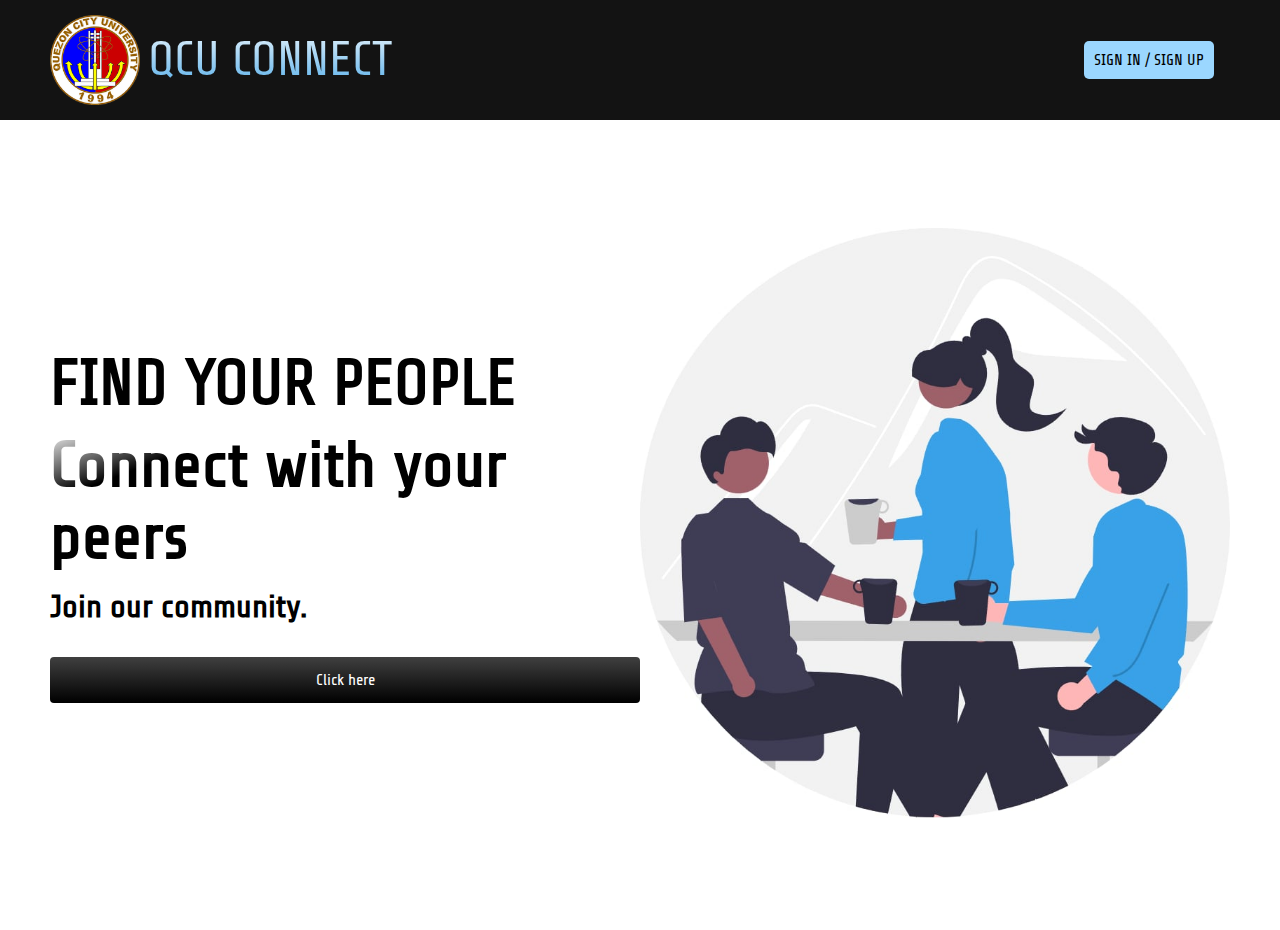
<file: index.html>
<!DOCTYPE html>
<html lang="en">
  <head>
    <meta charset="UTF-8" />
    <meta name="viewport" content="width=device-width, initial-scale=1.0" />
    <title>QCU_Connect_Front_Page</title>
    <link rel="stylesheet" href="style.css" />
    <!-- <link
      rel="stylesheet"
      href="https://cdnjs.cloudflare.com/ajax/libs/font-awesome/6.6.0/css/all.min.css"
      integrity="sha512-Kc323vGBEqzTmouAECnVceyQqyqdsSiqLQISBL29aUW4U/M7pSPA/gEUZQqv1cwx4OnYxTxve5UMg5GT6L4JJg=="
      crossorigin="anonymous"
      referrerpolicy="no-referrer"
    />
    <link rel="preconnect" href="https://fonts.googleapis.com" />
    <link rel="preconnect" href="https://fonts.gstatic.com" crossorigin /> -->
    <link
      href="https://fonts.googleapis.com/css2?family=Share+Tech&display=swap"
      rel="stylesheet"
    />

    <!-- NAVIGATION BAR -->
  </head>
  <!-- <body>
    <nav class="navbar">
      <div class="navbar__container">
        <a href="/" id="navbar__logo"
          ><i class="fas fa-house"></i>QCU CONNECT</a
        >
        <div class="navbar__toggle" id="mobile-menu">
          <span class="bar"></span> <span class="bar"></span>
          <span class="bar"></span>
        </div>
        <ul class="navbar__menu">
          <li class="navbar__item">
            <a href="/" class="navbar__links">HOME</a>
          </li>
          <li class="navbar__item">
            <a href="/tech.html" class="navbar__links">FREEDOM WALL</a>
          </li>
          <li class="navbar__item">
            <a href="/" class="navbar__links">CHOSEN TOPICS</a>
          </li>
          <li class="navbar__item">
            <a href="/" class="navbar__links">MENTAL HEALTH</a>
          </li>
          <li class="navbar__btn"><a href="/" class="button">Sign Up</a></li>
        </ul>
      </div>
    </nav> -->

    <nav class="navbar">
      <div class="navbar__container">
        <a href="/" id="navbar__logo">
          <img src="assets/QCU.png.png" alt="Home" class="navbar__logo-image" />
          QCU CONNECT
        </a>
        <div class="navbar__toggle" id="mobile-menu">
          <span class="bar"></span> <span class="bar"></span>
          <span class="bar"></span>
        </div>
        <ul class="navbar__menu">
          <!-- <li class="navbar__item">
            <a href="home.html" class="navbar__links">HOME</a>
          </li> -->
          <!-- <li class="navbar__item">
            <a href="freedom_wall.html" class="navbar__links">DISCUSSION FORM</a>
          </li> -->
          <!-- <li class="navbar__item">
            <a href="mental_health.html" class="navbar__links">MENTAL HEALTH</a>
          </li> -->
          <!-- <li class="navbar__item">
            <a href="sign_out.html" class="navbar__links">SETTINGS</a>
          </li> -->
          <li class="navbar__btn"><a href="sign_up.html" class="button">SIGN IN / SIGN UP</a></li>
        </ul>
      </div>
    </nav>
    

    <!-- HERO -->

    <div class="main">
      <div class="main__container">
        <div class="main__content">
          <h1>FIND YOUR PEOPLE</h1>
          <h2>Connect with your peers</h2>
          <p>Join our community.</p>
          <button class="main__btn"><a href="sign_up.html">Click here</a></button>
        </div>
        <div class="main__img--container">
          <img id="main__img" src="assets/home2.jpg" />
        </div>
      </div>
    </div>

    <script src="app.js";></script>
    <script src="app5.js";></script>
    
  </body>
</html>
</file>
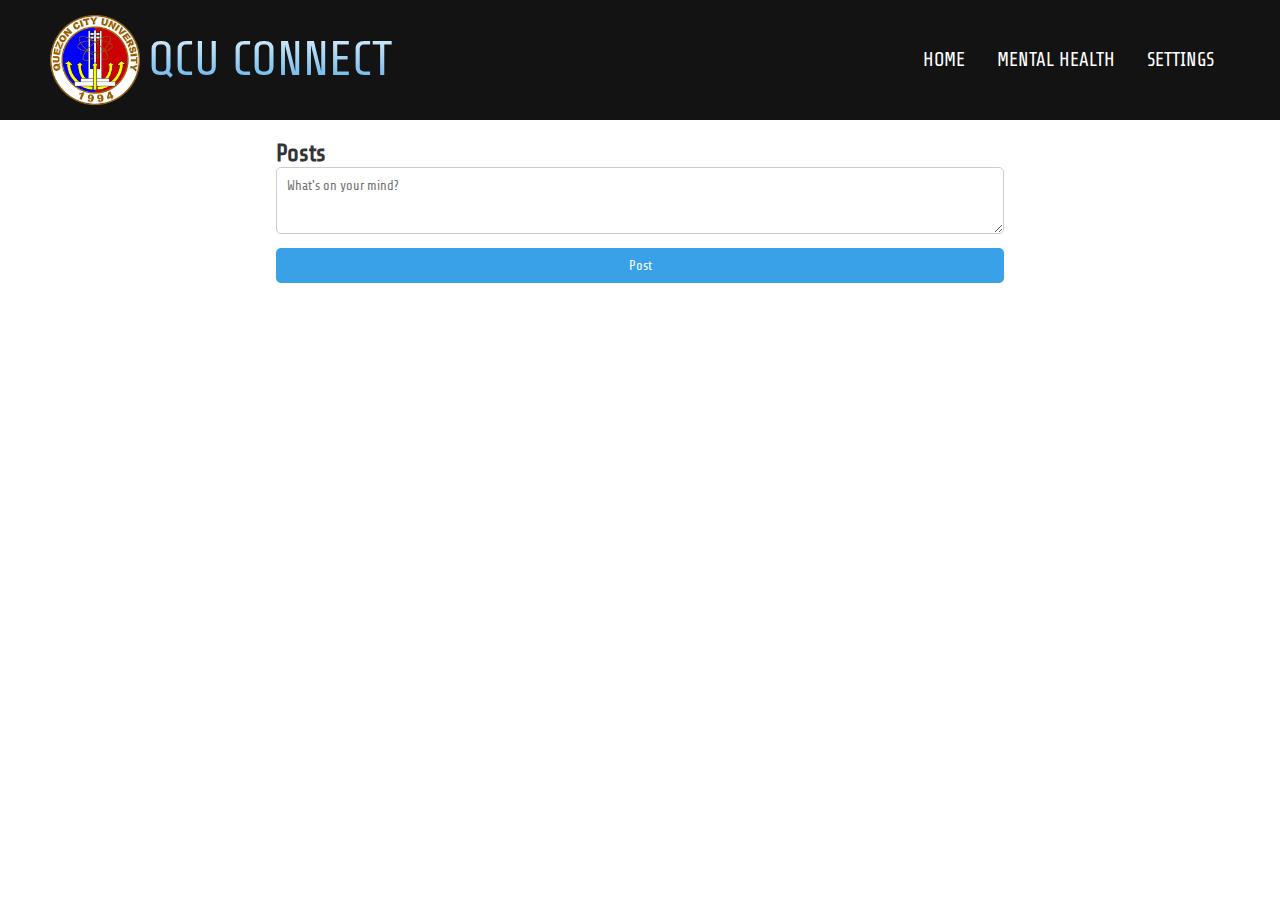
<file: diss_form.html>
<!DOCTYPE html>
<html lang="en">
<head>
    <meta charset="UTF-8" />
    <meta name="viewport" content="width=device-width, initial-scale=1.0" />
    <title>QCU_Connect</title>
    <link rel="stylesheet" href="style.css" />
    <link href="https://fonts.googleapis.com/css2?family=Share+Tech&display=swap" rel="stylesheet" />
</head>
<body>
    <!-- NAVIGATION BAR -->
    <nav class="navbar">
        <div class="navbar__container">
            <a href="home.html" id="navbar__logo">
                <img src="assets/QCU.png.png" alt="Home" class="navbar__logo-image" />
                QCU CONNECT
            </a>
            <div class="navbar__toggle" id="mobile-menu">
                <span class="bar"></span> <span class="bar"></span>
                <span class="bar"></span>
            </div>
            <ul class="navbar__menu">
                <li class="navbar__item">
                    <a href="home.html" class="navbar__links">HOME</a>
                </li>
                <li class="navbar__item">
                    <a href="mental_health.html" class="navbar__links">MENTAL HEALTH</a>
                </li>
                <li class="navbar__item">
                    <a href="sign_out.html" class="navbar__links">SETTINGS</a>
                </li>
            </ul>
        </div>
    </nav>
    
    <!-- Post Section -->
    <div class="post-section">
        <h2>Posts</h2>
        <form id="postForm">
            <textarea id="postContent" rows="3" placeholder="What's on your mind?"></textarea>
            <button type="button" onclick="addPost()">Post</button>
        </form>
        <div id="postsContainer"></div>
    </div>

    <script src="app.js"></script>
    <script src="app3.js"></script>
</body>
</html>
</file>
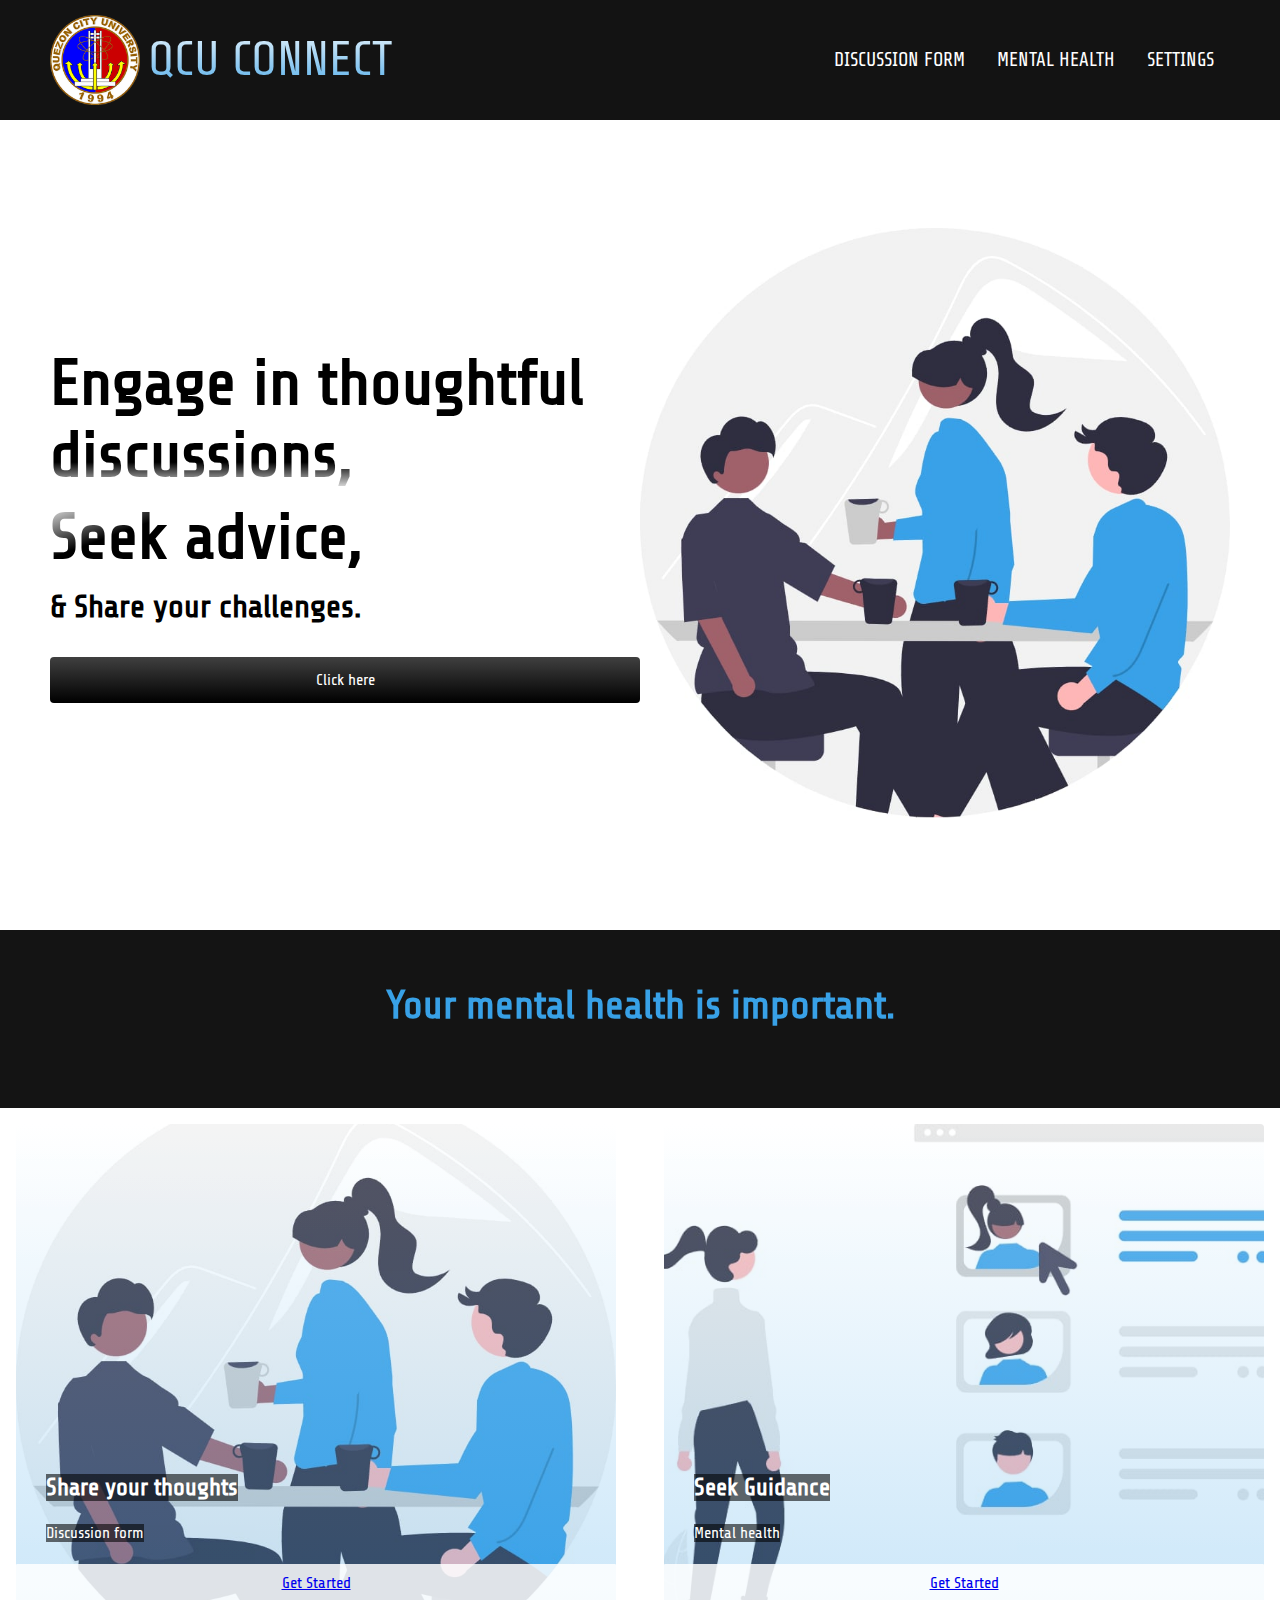
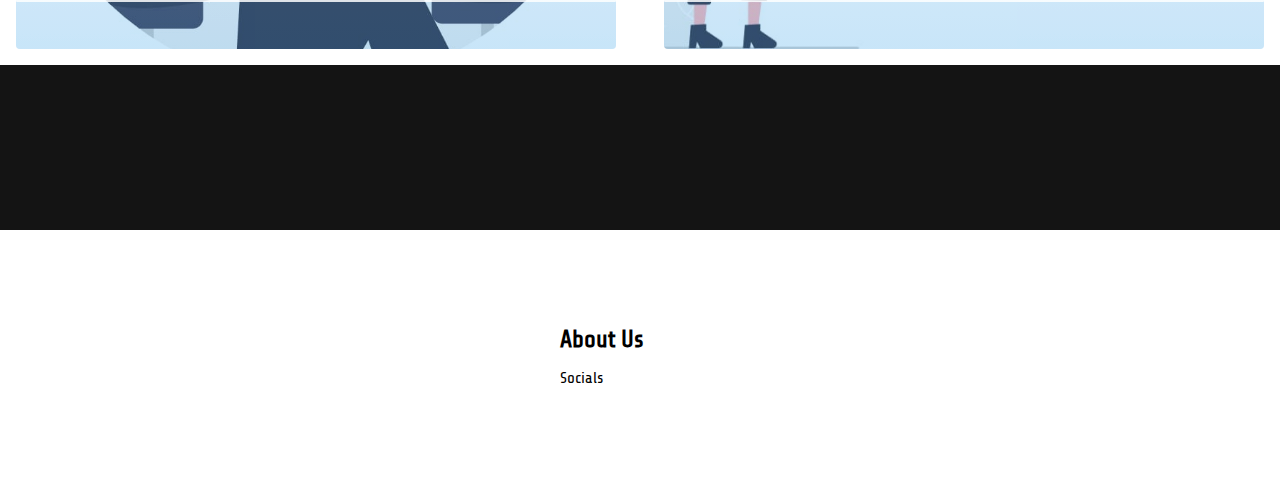
<file: home.html>
<!DOCTYPE html>
<html lang="en">
<head>
    <meta charset="UTF-8" />
    <meta name="viewport" content="width=device-width, initial-scale=1.0" />
    <title>QCU_Connect HOME</title>
    <link rel="stylesheet" href="style.css" />
    <link href="https://fonts.googleapis.com/css2?family=Share+Tech&display=swap" rel="stylesheet" />
</head>
<body>
    <nav class="navbar">
        <div class="navbar__container">
            <a href="home.html" id="navbar__logo">
                <img src="assets/QCU.png.png" alt="Home" class="navbar__logo-image" />
                QCU CONNECT
            </a>
            <div class="navbar__toggle" id="mobile-menu">
                <span class="bar"></span> <span class="bar"></span>
                <span class="bar"></span>
            </div>
            <ul class="navbar__menu">
                <li class="navbar__item">
                    <a href="diss_form.html" class="navbar__links">DISCUSSION FORM</a>
                </li>
                <li class="navbar__item">
                    <a href="mental_health.html" class="navbar__links">MENTAL HEALTH</a>
                </li>
                <li class="navbar__item">
                    <a href="sign_out.html" class="navbar__links">SETTINGS</a>
                </li>
            </ul>
        </div>
    </nav>

    <!-- HERO -->
    <div class="main">
        <div class="main__container">
            <div class="main__content">
                <h1>Engage in thoughtful discussions,</h1>
                <h3></h3>
                <h2>Seek advice,</h2>
                <p>& Share your challenges.</p>
                <!-- Updated button to link to sign-in or sign-up page -->
                <button class="main__btn">
                    <a href="sign_up.html">Click here</a>
                </button>
            </div>
            <div class="main__img--container">
                <img id="main__img" src="assets/home2.jpg" />
            </div>
        </div>
    </div>

    <!-- Service Section -->
    <div class="services">
        <h1>Your mental health is important.</h1>
        <div class="services__container">
            <div class="services__card">
                <h2>Share your thoughts</h2>
                <p>Discussion form</p>
                <button><a href="diss_form.html">Get Started</a></button>
            </div>
            <div class="services__card">
                <h2>Seek Guidance</h2>
                <p>Mental health</p>
                <button><a href="mental_health.html">Get Started</a></button>
            </div>
        </div>
    </div>

    <!-- Footer Section -->
    <div class="footer__container">
        <div class="footer__links">
            <div class="footer__link--wrapper">
                <div class="footer__link--items">
                    <h2>About Us</h2> 
                    <a href="https://www.facebook.com/corneliusabundio">Socials</a>
                </div>
            </div>
        </div>
    </div>

    <script src="app.js"></script>
    <script src="app4.js"></script>
    
</body>
</html>
</file>
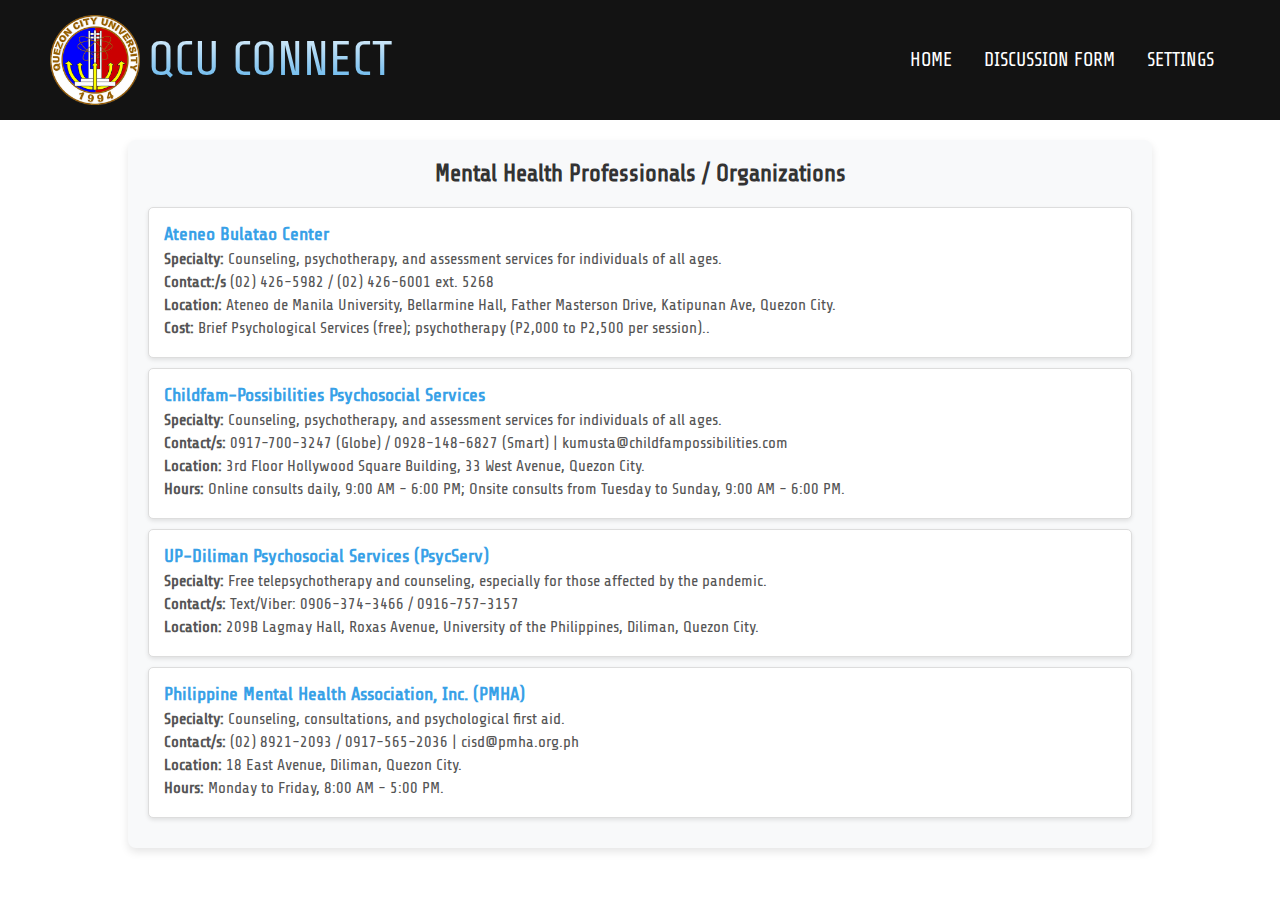
<file: mental_health.html>
<!DOCTYPE html>
<html lang="en">
  <head>
    <meta charset="UTF-8" />
    <meta name="viewport" content="width=device-width, initial-scale=1.0" />
    <title>QCU_Connect_Mental_Health</title>
    <link rel="stylesheet" href="style.css" />

    <link
      href="https://fonts.googleapis.com/css2?family=Share+Tech&display=swap"
      rel="stylesheet"
    />

    <!-- NAVIGATION BAR -->
  </head>


    <nav class="navbar">
      <div class="navbar__container">
        <a href="home.html" id="navbar__logo">
          <img src="assets/QCU.png.png" alt="Home" class="navbar__logo-image" />
          QCU CONNECT
        </a>
        <div class="navbar__toggle" id="mobile-menu">
          <span class="bar"></span> <span class="bar"></span>
          <span class="bar"></span>
        </div>
        <ul class="navbar__menu">
          <li class="navbar__item">
            <a href="home.html" class="navbar__links">HOME</a>
          </li>
          <li class="navbar__item">
            <a href="diss_form.html" class="navbar__links">DISCUSSION FORM</a>
          </li>
          <li class="navbar__item">
            <a href="sign_out.html" class="navbar__links">SETTINGS</a>
          </li>
          <!-- <li class="navbar__item">
            <a href="/" class="navbar__links">MENTAL HEALTH</a>
          </li> -->
          <!-- <li class="navbar__btn"><a href="sign_in.html" class="button">SIGN UP</a></li> -->
        </ul>
      </div>
    </nav>
    
 <!-- Mental Health Professionals List -->
  
 <div class="professionals-container">
  <h2>Mental Health Professionals / Organizations</h2>

  <div class="professional-card">
    <h3>Ateneo Bulatao Center</h3>
    <p><strong>Specialty:</strong> Counseling, psychotherapy, and assessment services for individuals of all ages.</p>
    <p><strong>Contact:/s</strong>  (02) 426-5982 / (02) 426-6001 ext. 5268</p>
    <p><strong>Location:</strong>  Ateneo de Manila University, Bellarmine Hall, Father Masterson Drive, Katipunan Ave, Quezon City.</p>
    <p><strong>Cost:</strong>  Brief Psychological Services (free); psychotherapy (P2,000 to P2,500 per session)..</p>
  </div>

  <div class="professional-card">
    <h3>Childfam-Possibilities Psychosocial Services</h3>
    <p><strong>Specialty:</strong> Counseling, psychotherapy, and assessment services for individuals of all ages.</p>
    <p><strong>Contact/s:</strong>  0917-700-3247 (Globe) / 0928-148-6827 (Smart) | kumusta@childfampossibilities.com</p>
    <p><strong>Location:</strong>  3rd Floor Hollywood Square Building, 33 West Avenue, Quezon City.</p>
    <p><strong>Hours:</strong>  Online consults daily, 9:00 AM - 6:00 PM; Onsite consults from Tuesday to Sunday, 9:00 AM - 6:00 PM.</p>
  </div>

  <div class="professional-card">
    <h3>UP-Diliman Psychosocial Services (PsycServ)</h3>
    <p><strong>Specialty:</strong> Free telepsychotherapy and counseling, especially for those affected by the pandemic.</p>
    <p><strong>Contact/s:</strong>  Text/Viber: 0906-374-3466 / 0916-757-3157</p>
    <p><strong>Location:</strong> 209B Lagmay Hall, Roxas Avenue, University of the Philippines, Diliman, Quezon City.</p>
  </div>

  <div class="professional-card">
    <h3>Philippine Mental Health Association, Inc. (PMHA)</h3>
    <p><strong>Specialty:</strong> Counseling, consultations, and psychological first aid.</p>
    <p><strong>Contact/s:</strong>  (02) 8921-2093 / 0917-565-2036 | cisd@pmha.org.ph</p>
    <p><strong>Location:</strong> 18 East Avenue, Diliman, Quezon City.</p>
    <p><strong>Hours:</strong>   Monday to Friday, 8:00 AM - 5:00 PM.</p>
  </div>

    <script src="app.js";></script>
    <script src="app6.js";></script>
    
  </body>
</html>
</file>
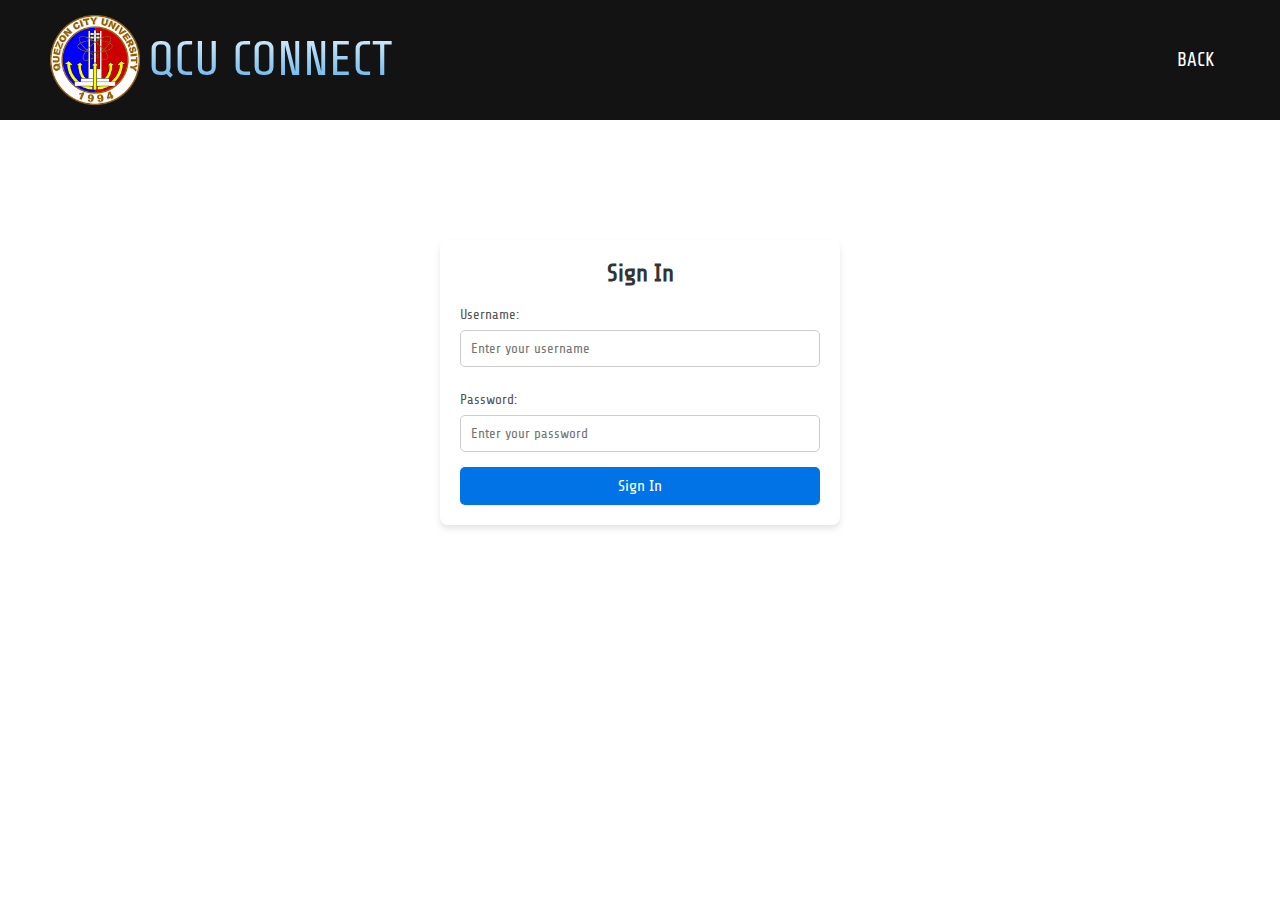
<file: sign_in.html>
<!DOCTYPE html>
<html lang="en">
  <head>
    <meta charset="UTF-8" />
    <meta name="viewport" content="width=device-width, initial-scale=1.0" />
    <title>QCU_Connect_Sign_In</title>
    <link rel="stylesheet" href="style.css" />

    <link
      href="https://fonts.googleapis.com/css2?family=Share+Tech&display=swap"
      rel="stylesheet"
    />

    <!-- NAVIGATION BAR -->
  </head>


  <nav class="navbar">
    <div class="navbar__container">
      <a href="index.html" id="navbar__logo">
        <img src="assets/QCU.png.png" alt="Home" class="navbar__logo-image" />
        QCU CONNECT
      </a>
      <div class="navbar__toggle" id="mobile-menu">
        <span class="bar"></span> <span class="bar"></span>
        <span class="bar"></span>
      </div>
      <ul class="navbar__menu">
        <li class="navbar__item">
          <a href="sign_up.html" class="navbar__links">BACK</a>
        </li>
        <!-- <li class="navbar__item">
          <a href="diss_form.html" class="navbar__links">DISCUSSION FORM</a>
        </li> -->
        <!-- <li class="navbar__item">
          <a href="sign_out.html" class="navbar__links">SETTINGS</a>
        </li> -->
        <!-- <li class="navbar__item">
          <a href="/" class="navbar__links">MENTAL HEALTH</a>
        </li> -->
        <!-- <li class="navbar__btn"><a href="sign_in.html" class="button">SIGN UP</a></li> -->
      </ul>
    </div>
  </nav>
    
<!-- Sign-In Form -->
 
<div class="signin-container">

    <!-- Error Box -->
    <div id="errorBox" class="error-box" style="display: none;">
      Invalid username or password. Please try again.
    </div>
  
    <!-- Sign-In Form -->
    <form id="signinForm" class="form">
      <h2>Sign In</h2>
  
      <label for="signinUsername">Username:</label>
      <input
        type="text"
        id="signinUsername"
        placeholder="Enter your username"
        required
      />
  
      <label for="signinPassword">Password:</label>
      <input
        type="password"
        id="signinPassword"
        placeholder="Enter your password"
        required
      />
  
      <!-- <button type="submit" id="signinButton">Sign In</button> -->
      <button type="button" id="signinButton">
        <a href="home.html" style="color: white; text-decoration: none;">Sign In</a>
      </button>
      
    </form>
  </div>
  
  


    <script src="app.js";></script>
    <script src="app2.js";></script>
    
  </body>
</html>
</file>
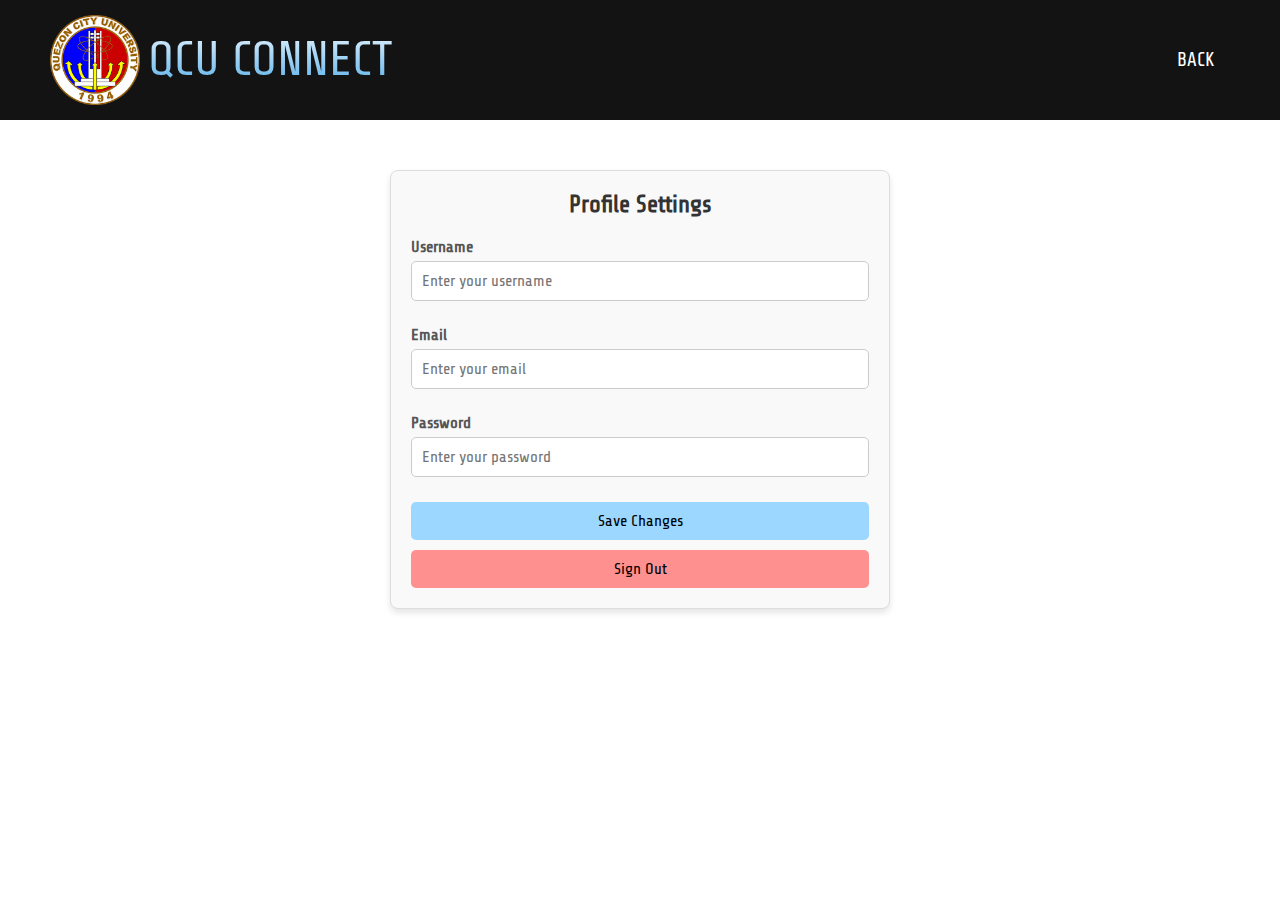
<file: sign_out.html>
<!DOCTYPE html>
<html lang="en">
  <head>
    <meta charset="UTF-8" />
    <meta name="viewport" content="width=device-width, initial-scale=1.0" />
    <title>QCU_Connect_Settings</title>
    <link rel="stylesheet" href="style.css" />

    <link
      href="https://fonts.googleapis.com/css2?family=Share+Tech&display=swap"
      rel="stylesheet"
    />

    <!-- NAVIGATION BAR -->
  </head>


  <nav class="navbar">
    <div class="navbar__container">
      <a href="home.html" id="navbar__logo">
        <img src="assets/QCU.png.png" alt="Home" class="navbar__logo-image" />
        QCU CONNECT
      </a>
      <div class="navbar__toggle" id="mobile-menu">
        <span class="bar"></span> <span class="bar"></span>
        <span class="bar"></span>
      </div>
      <ul class="navbar__menu">
        <li class="navbar__item">
          <a href="index.html" class="navbar__links">BACK</a>
        </li>
        <!-- <li class="navbar__item">
          <a href="diss_form.html" class="navbar__links">DISCUSSION FORM</a>
        </li> -->
        <!-- <li class="navbar__item">
          <a href="sign_out.html" class="navbar__links">SETTINGS</a>
        </li> -->
        <!-- <li class="navbar__item">
          <a href="/" class="navbar__links">MENTAL HEALTH</a>
        </li> -->
        <!-- <li class="navbar__btn"><a href="sign_in.html" class="button">SIGN UP</a></li> -->
      </ul>
    </div>
  </nav>
    
   <!-- Settings Section -->

   <div class="profile-settings-container">
    <h2>Profile Settings</h2>
  
    <form id="profileSettingsForm">
      <div class="form-group">
        <label for="username">Username</label>
        <input
          type="text"
          id="username"
          name="username"
          placeholder="Enter your username"
        />
      </div>
  
      <div class="form-group">
        <label for="email">Email</label>
        <input
          type="email"
          id="email"
          name="email"
          placeholder="Enter your email"
        />
      </div>
  
      <div class="form-group">
        <label for="password">Password</label>
        <input
          type="password"
          id="password"
          name="password"
          placeholder="Enter your password"
        />
      </div>
  
      <button type="submit" class="button">Save Changes</button>
    </form>
  
    <button
      class="button sign-out-btn"
      onclick="confirmSignOut()"
    >
      Sign Out
    </button>
  </div>
  


    <script src="app.js";></script>
    <script src="app7.js";></script>
    
  </body>
</html>
</file>
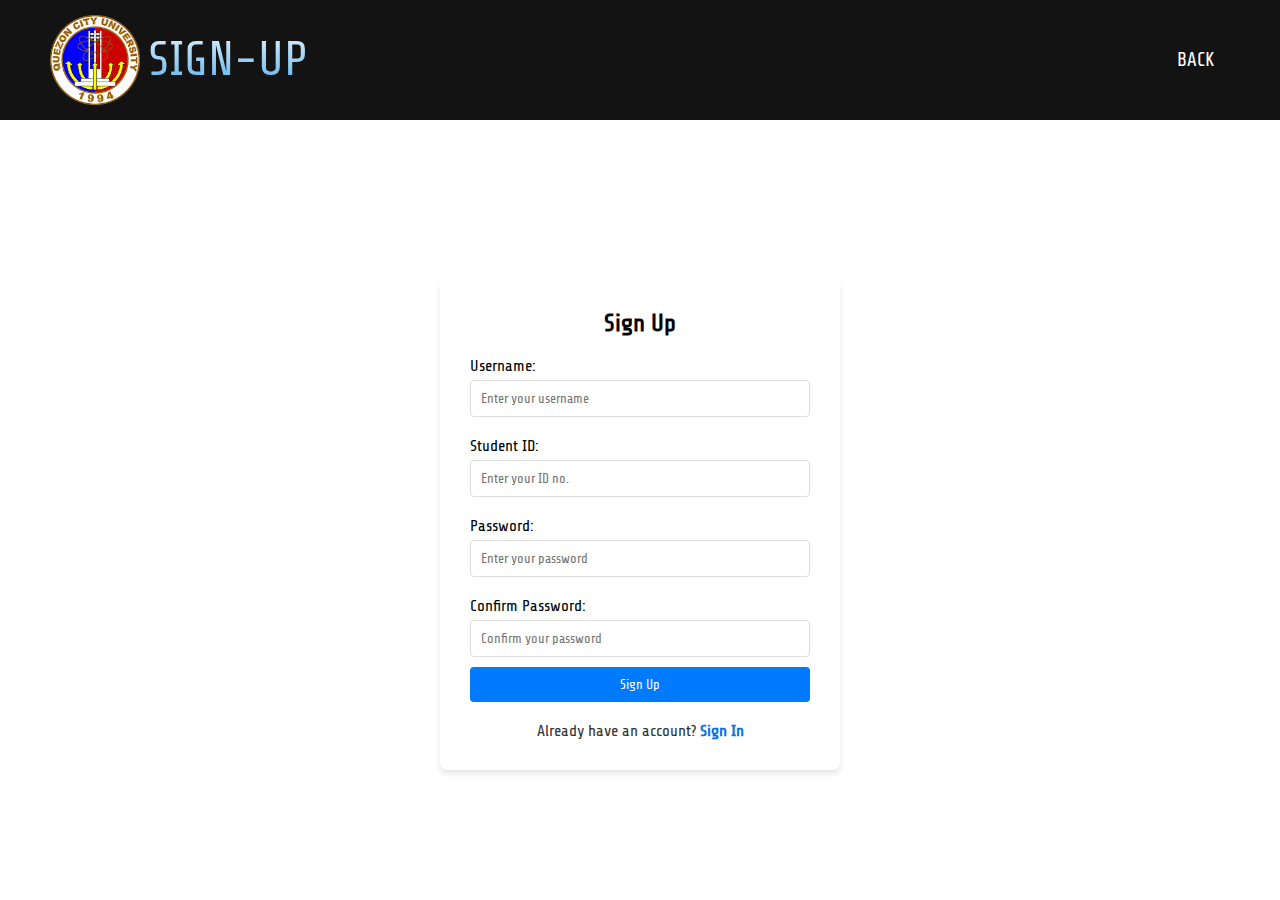
<file: sign_up.html>
<!DOCTYPE html>
<html lang="en">
  <head>
    <meta charset="UTF-8" />
    <meta name="viewport" content="width=device-width, initial-scale=1.0" />
    <title>QCU_Connect_Sign_Up</title>
    <link rel="stylesheet" href="style.css" />

    <link
      href="https://fonts.googleapis.com/css2?family=Share+Tech&display=swap"
      rel="stylesheet"
    />

    <!-- NAVIGATION BAR -->
  </head>


    <nav class="navbar">
      <div class="navbar__container">
        <a href="index.html" id="navbar__logo">
          <img src="assets/QCU.png.png" alt="Home" class="navbar__logo-image" />
          SIGN-UP
        </a>
        <div class="navbar__toggle" id="mobile-menu">
          <span class="bar"></span> <span class="bar"></span>
          <span class="bar"></span>
        </div>
        <ul class="navbar__menu">
          <li class="navbar__item">
            <a href="index.html" class="navbar__links">BACK</a>
          </li>
          <!-- <li class="navbar__item">
            <a href="diss_form.html" class="navbar__links">DISCUSSION FORM</a>
          </li> -->
          <!-- <li class="navbar__item">
            <a href="sign_out.html" class="navbar__links">SETTINGS</a>
          </li> -->
          <!-- <li class="navbar__item">
            <a href="/" class="navbar__links">MENTAL HEALTH</a>
          </li> -->
          <!-- <li class="navbar__btn"><a href="sign_in.html" class="button">SIGN UP</a></li> -->
        </ul>
      </div>
    </nav>
    
    <body>

        <!-- Sign-Up Form -->

    <div class="signup-container">
        <form id="signupForm">
          <h2>Sign Up</h2>
          <label for="username">Username:</label>
          <input type="text" id="username" placeholder="Enter your username" required />
  
          <label for="ID">Student ID:</label>
          <input type="ID" id="ID" placeholder="Enter your ID no." required />
  
          <label for="password">Password:</label>
          <input type="password" id="password" placeholder="Enter your password" required />
  
          <label for="confirmPassword">Confirm Password:</label>
          <input type="password" id="confirmPassword" placeholder="Confirm your password" required />
  
          <button type="button" id="signupButton">Sign Up</button>
  
          <!-- Sign-In Redirect Option -->

          <p class="signin-option">
            Already have an account? <a href="sign_in.html" id="signinRedirect">Sign In</a>
          </p>
        </form>
      </div>


    <script src="app.js";></script>
    <script src="app1.js"></script>
    
  </body>
</html>
</file>
<file: style.css>
* {
    box-sizing: border-box;
    margin: 0;
    padding: 0;
    font-family: "Share Tech", sans-serif;
    
  }
  
  .navbar {
    background: #131313;
    height: 120px;
    display: flex;
    justify-content: center;
    align-items: center;
    font-size: 1.2rem;
    position: sticky;
    top: 0;
    z-index: 999;
  }
  .navbar__container {
    display: flex;
    justify-content: space-between;
    height: 80px;
    z-index: 1;
    width: 100%;
    max-width: 1300px;
    margin-right: auto;
    margin-left: auto;
    padding-right: 50px;
    padding-left: 50px;
  }
  
  #navbar__logo {
    background-color: #ffffff;
    background-image: linear-gradient(to top, #38a1e7 0%, #ffffff 100%);
    background-size: 100%;
    -webkit-background-clip: text;
    -moz-background-clip: text;
    -webkit-text-fill-color: transparent;
    -moz-text-fill-color: transparent;
    display: flex;
    align-items: center;
    cursor: pointer;
    text-decoration: none;
    font-size: 3rem;
  
    .navbar__logo-image {
      width: 90px;
      height: auto;
      margin-right: 8px;
      vertical-align: middle;
    }
  }
  /* .fa-house {
    margin-right: 0.8rem;
  } */
  .navbar__menu {
    display: flex;
    align-items: center;
    list-style: none;
    text-align: center;
  }
  .navbar__item {
    height: 80px;
  }
  .navbar__links {
    color: #fff;
    display: flex;
    align-items: center;
    justify-content: center;
    text-decoration: none;
    padding: 0 1rem;
    height: 100%;
  }
  .navbar__btn {
    display: flex;
    justify-content: center;
    align-items: center;
    padding: 0 1rem;
    width: 100%;
  }
  .button {
    display: flex;
    justify-content: center;
    align-items: center;
    text-decoration: none;
    padding: 10px 20px;
    height: 100%;
    width: 100%;
    border: none;
    outline: none;
    border-radius: 4px;
    background: #ffffff;
    color: #131313;
  }
  .button:hover {
    background: #38a1e7;
    transition: all 0.3s ease;
  }
  .navbar__links:hover {
    color: #38a1e7;
    transition: all 0.3s ease;
  }
  @media screen and (max-width: 960px) {
    .navbar__container {
      display: flex;
      justify-content: space-between;
      height: 80px;
      z-index: 1;
      width: 100%;
      max-width: 1300px;
      padding: 0;
    }
    .navbar__menu {
      display: grid;
      grid-template-columns: auto;
      margin: 0;
      width: 100%;
      position: absolute;
      top: -1000px;
      opacity: 1;
      transition: all 0.5s ease;
      height: 50vh;
      z-index: -1;
    }
    .navbar__menu.active {
      background: #131313;
      top: 100%;
      opacity: 1;
      transition: all 0.5s ease;
      z-index: 99;
      height: 50vh;
      font-size: 1.6rem;
    }
    #navbar__logo {
      padding-left: 25px;
    }
    .navbar__toggle .bar {
      width: 25px;
      height: 3px;
      margin: 5px auto;
      transition: all 0.3s ease-in-out;
      background: #fff;
    }
    .navbar__item {
      width: 100%;
    }
    .navbar__links {
      text-align: center;
      padding: 2rem;
      width: 100%;
      display: table;
    }
    .navbar__btn {
      padding-bottom: 2rem;
    }
    .button {
      display: flex;
      justify-content: center;
      align-items: center;
      width: 80%;
      height: 80px;
      margin: 0;
    }
    #mobile-menu {
      position: absolute;
      top: 20%;
      right: 5%;
      transform: translate(5%, 20%);
    }
    .navbar__toggle .bar {
      display: block;
      cursor: pointer;
    }
    #mobile-menu.is-active .bar:nth-child(2) {
      opacity: 0;
    }
    #mobile-menu.is-active .bar:nth-child(1) {
      transform: translateY(8px) rotate(45deg);
    }
    #mobile-menu.is-active .bar:nth-child(3) {
      transform: translateY(-8px) rotate(-45deg);
    }
  }
  
  /* HERO */
  
  .main {
    background-color: #ffffff;
  }
  .main__container {
    display: grid;
    grid-template-columns: 1fr 1fr;
    align-items: center;
    justify-self: center;
    margin: 0 auto;
    height: 90vh;
    background-color: #ffffff;
    z-index: 1;
    width: 100%;
    max-width: 1300px;
    padding-right: 50px;
    padding-left: 50px;
  }
  .main__content {
    color: #000000;
    width: 100%;
  }
  .main__content h1 {
    font-size: 4rem;
    background-color: #000000;
    background-image: linear-gradient(to top, #ffffff 0%, #000000 20%);
    background-size: 100%;
    -webkit-background-clip: text;
    -moz-background-clip: text;
    -webkit-text-fill-color: transparent;
    -moz-text-fill-color: transparent;
  }
  .main__content h2 {
    font-size: 4rem;
    margin-top: 10px;
    background-color: #ffffff;
    background-image: linear-gradient(-200deg, #ffffff 0%, #000000 20%);
    background-size: 100%;
    -webkit-background-clip: text;
    -moz-background-clip: text;
    -webkit-text-fill-color: transparent;
    -moz-text-fill-color: transparent;
  }
  .main__content p {
    margin-top: 1rem;
    font-size: 2rem;
    font-weight: 700;
  }
  .main__btn {
    font-size: 1rem;
    background-image: linear-gradient(to top, #000000 0%, #ffffff 400%);
    padding: 14px 32px;
    border: none;
    border-radius: 4px;
    color: #fff;
    margin-top: 2rem;
    cursor: pointer;
    position: relative;
    transition: all 0.35s;
    outline: none;
  }
  .main__btn a {
    position: relative;
    z-index: 2;
    color: #fff;
    text-decoration: none;
  }
  .main__btn:after {
    position: absolute;
    content: "";
    top: 0;
    left: 0;
    width: 0;
    height: 100%;
    background: #38a1e7;
    transition: all 0.35s;
    border-radius: 4px;
  }
  .main__btn:hover {
    color: #fff;
  }
  .main__btn:hover:after {
    width: 100%;
  }
  .main__img--container {
    text-align: center;
  }
  #main__img {
    height: 100%;
    width: 100%;
  }
  
  /* Mobile Response */
  
  @media screen and (max-width: 768px) {
    .main__container {
      display: grid;
      grid-template-columns: auto;
      align-items: center;
      justify-self: center;
      width: 100%;
      margin: 0 auto;
      height: 90vh;
    }
    .main__content {
      text-align: center;
      margin-bottom: 4rem;
    }
    .main__content h1 {
      font-size: 2.5rem;
      margin-top: 2rem;
    }
    .main__content h2 {
      font-size: 3rem;
    }
    .main__content p {
      margin-top: 1rem;
      font-size: 1.5rem;
    }
  }
  @media screen and (max-width: 480px) {
    .main__content h1 {
      font-size: 2rem;
      margin-top: 3rem;
    }
    .main__content h2 {
      font-size: 2rem;
    }
    .main__content p {
      margin-top: 2rem;
      font-size: 1.5rem;
    }
    .main__btn {
      padding: 12px 36px;
      margin: 2.5rem 0;
    }
  }
  
  /* Services CSS */
  
  
  .services {
    background: #141414;
    display: flex;
    flex-direction: column;
    justify-content: center;
    align-items: center;
    height: 100vh;
    text-decoration: none;
    padding-bottom: 7rem; 
  }
  
  .services h1 {
    background-color: #ffffff94;
    background-image: linear-gradient(
      to right,
      #38a1e7 0%,
      #38a1e7 21%,
      #38a1e7 52%,
      #38a1e7 78%,
      #38a1e7 100%
    );
    background-size: 100%;
    -webkit-background-clip: text;
    -moz-background-clip: text;
    -webkit-text-fill-color: transparent;
    -moz-text-fill-color: transparent;
    margin-bottom: 5rem;
    font-size: 2.5rem;
    text-align: center; 
  }
  
  .services__container {
    display: flex;
    justify-content: center;
    flex-wrap: wrap;
    gap: 1rem; 
    background-color: #ffffff;
  }
  
  .services__card {
    margin: 1rem;
    height: 525px;
    width: 600px;
    border-radius: 4px;
    background-image: linear-gradient(
        to bottom,
        rgba(255, 255, 255, 0.185) 0%,
        rgba(56, 161, 231, 0.274) 100%
      ),
      url("assets/home2.jpg");
    background-size: cover;
    background-position: center; 
    position: relative;
    color: #ffffff;
    overflow: hidden; 
  }
  
  .services__card:nth-child(2) {
    margin: 1rem;
    height: 525px;
    width: 600px;
    border-radius: 4px;
    background-image: linear-gradient(
        to bottom,
        rgba(255, 255, 255, 0.185) 0%,
        rgba(56, 161, 231, 0.274) 100%
      ),
      url("assets/bg-1.jpg");
    background-size: cover;
    background-position: center; 
    position: relative;
    color: #ffffff;
    overflow: hidden; 
  }
  
  .services__card:before {
    opacity: 0.2;
    content: ''; 
    position: absolute;
    top: 0;
    left: 0;
    width: 100%;
    height: 100%;
    background: inherit; 
  }
  
  .services__card h2 {
    background-color: #00000093;
    position: absolute;
    top: 350px;
    left: 30px;
    font-size: 1.5rem; 
    margin: 0;
  }
  
  .services__card p {
    background-color: #00000093;
    position: absolute;
    top: 400px;
    left: 30px;
    font-size: 1rem; 
    margin: 0;
  }
  
  
  .services__card button {
    color: #000000;
    text-decoration: none;
    padding: 10px 20px;
    border: none;
    outline: none;
    border-radius: 1px;
    background: #ffffffd7;
    position: absolute;
    top: 440px;
    font-size: 1rem;
    transition: background 0.3s ease; 
  }
  
  .services__card button:hover {
    cursor: pointer;
    background: #38a1e7; 
    color: #9b9b9b; 
  }
  
  .services__card:hover {
    transform: scale(1.05); 
    transition: 0.3s ease-in-out;
    cursor: pointer;
  }
  
  @media screen and (max-width: 960px) {
    .services {
      height: auto; 
    }
    .services h1 {
      font-size: 2rem;
      margin-top: 3rem; 
    }
  }
  
  @media screen and (max-width: 480px) {
    .services {
      height: auto; 
    }
    .services h1 {
      font-size: 1.5rem;
      margin-top: 2rem; 
    }
    .services__card {
      width: 90%; 
      height: auto; 
    }
    .services__card h2, .services__card p {
      font-size: 1rem; 
    }
    .services__card button {
      font-size: 0.9rem; 
      top: 380px; 
    }
  }
  
  /* Footer CSS */
  
  .footer__container {
    background-color: #ffffff;
    padding: 5rem 0;
    display: flex;
    flex-direction: column;
    justify-content: center;
    align-items: center;
  }
  #footer__logo {
    color: #000000;
    display: flex;
    align-items: center;
    cursor: pointer;
    text-decoration: none;
    font-size: 2rem;
  }
  .footer__links {
    width: 100%;
    max-width: 1000px;
    display: flex;
    justify-content: center;
  }
  .footer__link--wrapper {
    display: flex;
  }
  .footer__link--items {
    display: flex;
    flex-direction: column;
    align-items: flex-start;
    margin: 16px;
    text-align: left;
    width: 160px;
    box-sizing: border-box;
  }
  .footer__link--items h2 {
    margin-bottom: 16px;
  }
  .footer__link--items > h2 {
    color: #000000;
  }
  .footer__link--items a {
    color: #000000;
    text-decoration: none;
    margin-bottom: 0.5rem;
  }
  .footer__link--items a:hover {
    color: #38a1e7;
    transition: 0.3s ease-out;
  }
  
  /* Discussion CSS */
  
  .post-section {
    width: 60%;
    margin: auto;
    padding: 20px;
  }
  
  .post-section h2 {
    font-family: "Share Tech", sans-serif;
    color: #333;
  }
  
  #postForm textarea {
    width: 100%;
    padding: 10px;
    margin-bottom: 10px;
    border: 1px solid #ccc;
    border-radius: 5px;
  }
  
  #postForm button {
    padding: 10px 15px;
    background-color: #38a1e7;
    color: white;
    border: none;
    border-radius: 5px;
    cursor: pointer;
  }
  
  .post {
    background: #f8f9fa;
    padding: 15px;
    border-radius: 5px;
    margin-bottom: 15px;
  }
  
  .post button {
    background-color: #38a1e7;
    color: white;
    border: none;
    border-radius: 5px;
    padding: 5px 10px;
    cursor: pointer;
    margin-top: 5px;
  }
  
  .comments {
    margin-top: 10px;
  }
  
  .comment-list .comment {
    font-size: 0.9em;
    color: #555;
    margin-top: 5px;
  }
  
  /* Mental Health CSS */
  
  .professionals-container {
    width: 80%;
    margin: 20px auto;
    padding: 20px;
    background-color: #f8f9fa;
    border-radius: 8px;
    box-shadow: 0px 4px 8px rgba(0, 0, 0, 0.1);
    text-align: center;
    font-family: "Share Tech", sans-serif;
  }
  
  .professionals-container h2 {
    margin-bottom: 20px;
    color: #333;
  }
  
  .professional-card {
    padding: 15px;
    margin: 10px 0;
    background-color: #fff;
    border: 1px solid #ddd;
    border-radius: 5px;
    box-shadow: 0px 2px 4px rgba(0, 0, 0, 0.1);
    text-align: left;
  }
  
  .professional-card h3 {
    color: #38a1e7;
    margin: 0 0 5px;
  }
  
  .professional-card p {
    margin: 5px 0;
    color: #555;
  }
  
  /* Sign-Up CSS */
  
  .signup-container {
    background: #ffffff;
    padding: 30px;
    border-radius: 8px;
    box-shadow: 0px 4px 6px rgba(0, 0, 0, 0.1);
    width: 400px;
    display: grid;
    place-self: center;
    margin-top: 10rem;
  
  
  }
  
  .signup-container h2 {
    text-align: center;
    margin-bottom: 20px;
  
  }
  
  label {
    display: block;
    margin: 10px 0 5px;
  
  }
  
  input {
    width: 100%;
    padding: 10px;
    margin-bottom: 10px;
    border: 1px solid #ddd;
    border-radius: 4px;
  }
  
  button {
    width: 100%;
    padding: 10px;
    background-color: #007bff;
    color: white;
    border: none;
    border-radius: 4px;
    cursor: pointer;
  }
  
  button:hover {
    background-color: #0056b3;
  }
  
  .signin-option {
    margin-top: 20px;
    text-align: center;
    font-family: 'Share Tech', sans-serif;
    color: #333;
  }
  
  .signin-option a {
    color: #0073e6;
    text-decoration: none;
    font-weight: bold;
  }
  
  .signin-option a:hover {
    text-decoration: underline;
  }
  
  /* Sign-In CSS */
  
  .signin-container {
    display: flex;
    flex-direction: column;
    align-items: center;
    justify-content: center;
  margin-top: 100px;
    background-color: #ffffff;
    padding: 20px;
  }
  
  .error-box {
    width: 100%;
    max-width: 400px;
    padding: 10px;
    margin-bottom: 20px;
    color: #ffffff;
    background-color: #e74c3c;
    border-radius: 5px;
    text-align: center;
    font-family: Arial, sans-serif;
    display: none; 
  }
  
  .form {
    width: 100%;
    max-width: 400px;
    background-color: #ffffff;
    padding: 20px;
    border-radius: 8px;
    box-shadow: 0px 4px 6px rgba(0, 0, 0, 0.1);
  }
  
  .form h2 {
    text-align: center;
    margin-bottom: 20px;
    font-size: 24px;
    color: #333333;
  }
  
  .form label {
    font-size: 14px;
    color: #555555;
    margin-bottom: 8px;
    display: block;
  }
  
  .form input {
    width: 100%;
    padding: 10px;
    margin-bottom: 15px;
    border: 1px solid #cccccc;
    border-radius: 5px;
    font-size: 14px;
  }
  
  .form input:focus {
    border-color: #0073e6;
    box-shadow: 0 0 5px rgba(0, 115, 230, 0.3);
  }
  
  .form button {
    width: 100%;
    padding: 10px;
    background-color: #0073e6;
    color: #ffffff;
    border: none;
    border-radius: 5px;
    font-size: 16px;
    cursor: pointer;
    transition: background-color 0.3s;
  }
  
  .form button:hover {
    background-color: #005bb5;
  }
  
  /* Settings | Sign-out CSS*/
  
  .profile-settings-container {
    max-width: 500px;
    margin: 50px auto;
    padding: 20px;
    background-color: #f9f9f9;
    border: 1px solid #ddd;
    border-radius: 8px;
    box-shadow: 0 4px 6px rgba(0, 0, 0, 0.1);
    font-family: Arial, sans-serif;
  }
  
  .profile-settings-container h2 {
    text-align: center;
    font-size: 24px;
    margin-bottom: 20px;
    color: #333;
  }
  
  .form-group {
    margin-bottom: 15px;
  }
  
  .form-group label {
    display: block;
    font-weight: bold;
    margin-bottom: 5px;
    color: #555;
  }
  
  .form-group input {
    width: 100%;
    padding: 10px;
    font-size: 16px;
    border: 1px solid #ccc;
    border-radius: 5px;
    box-sizing: border-box;
  }
  
  .form-group input:focus {
    border-color: #007bff;
    outline: none;
    box-shadow: 0 0 5px rgba(0, 123, 255, 0.5);
  }
  
  .button {
    display: inline-block;
    width: 100%;
    padding: 10px;
    font-size: 16px;
    background-color: #9bd7ff;
    color: #000000;
    border: none;
    border-radius: 5px;
    cursor: pointer;
    text-align: center;
    transition: background-color 0.3s;
  }
  
  .button:hover {
    background-color: #38a1e7;
  }
  
  .sign-out-btn {
    margin-top: 10px;
    background-color: #ff9090;
  }
  
  .sign-out-btn:hover {
    background-color: #fc3c4f;
  }
</file>
